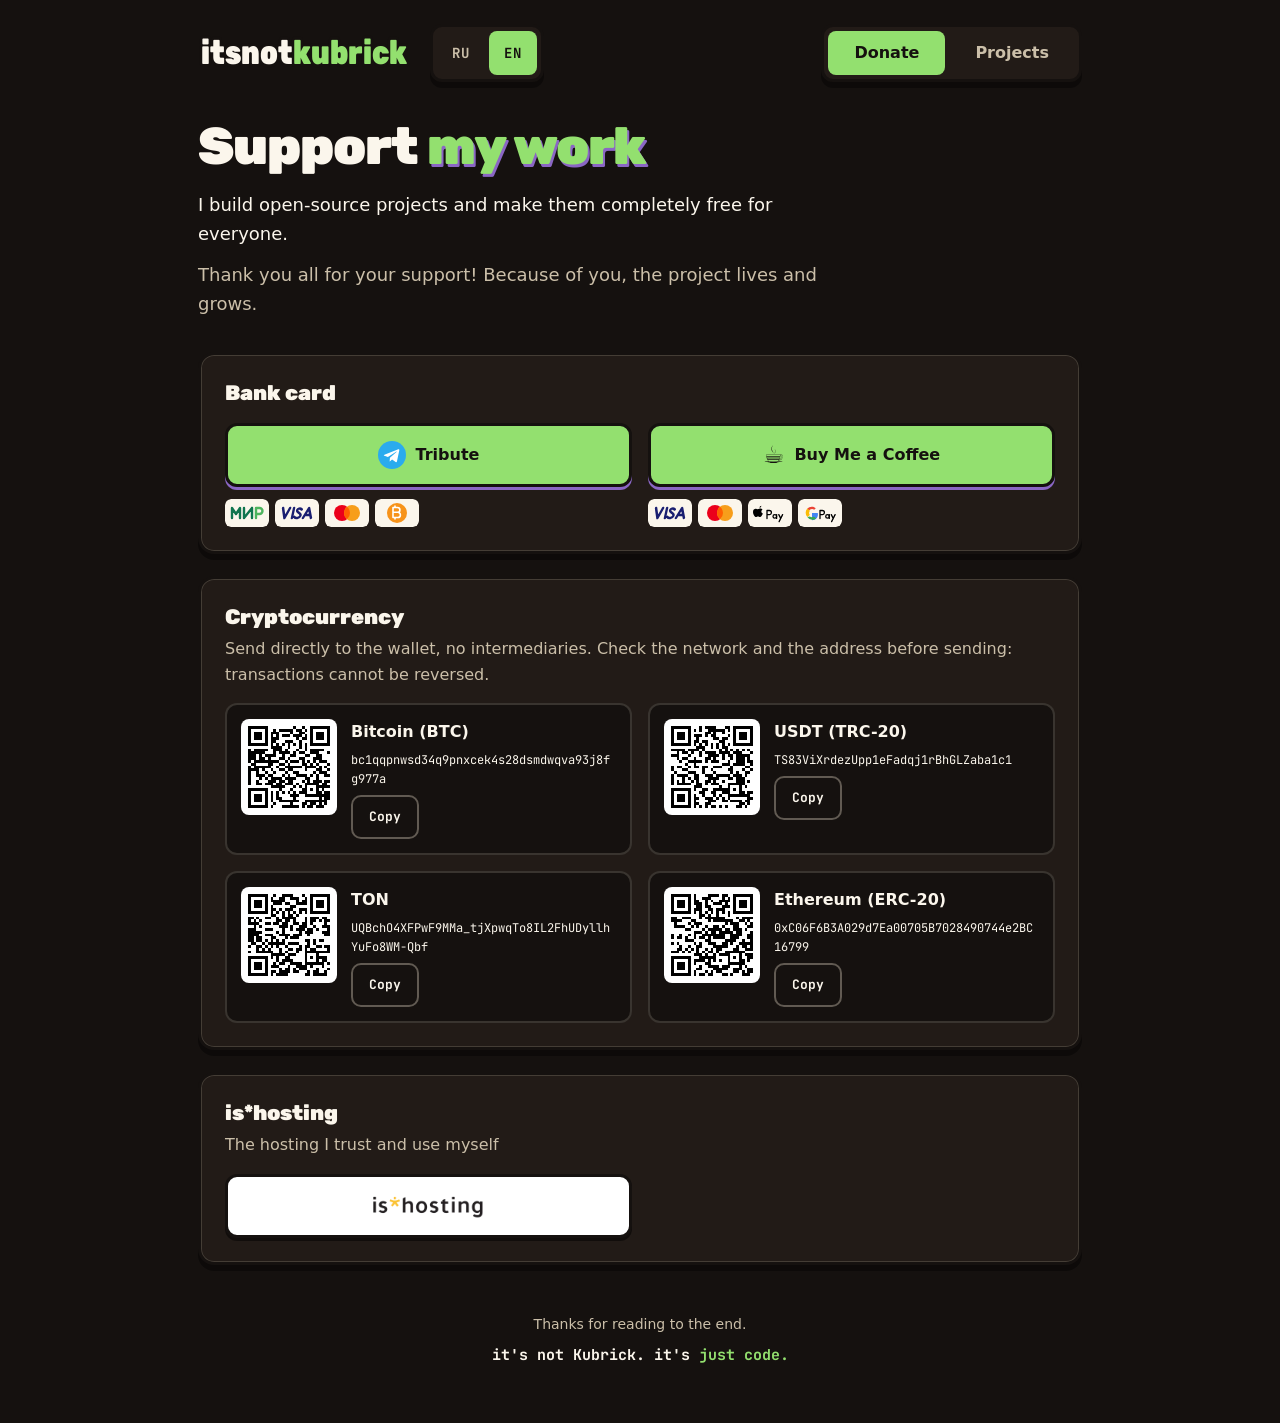
<file: docs/index.html>
<!DOCTYPE html>
<html lang="ru">
<head>
<meta charset="utf-8">
<meta name="viewport" content="width=device-width, initial-scale=1">
<meta name="referrer" content="no-referrer">
<meta http-equiv="Content-Security-Policy" content="default-src 'none'; img-src 'self' data:; font-src 'self'; style-src 'unsafe-inline'; script-src 'unsafe-inline'; base-uri 'none'; form-action 'none'">
<title>Поддержать проекты · itsnotkubrick</title>
<meta name="description" content="Поддержите мои бесплатные открытые проекты.">
<meta name="color-scheme" content="dark">
<link rel="icon" href="data:,">
<style>
/* Шрифты: Rubik – логотип и заголовки, JetBrains Mono – слоган, адреса и ссылки */
@font-face{font-family:'JetBrains Mono';font-style:normal;font-weight:100 900;font-display:swap;src:url(fonts/JetBrainsMono-cyrillic.woff2) format('woff2');unicode-range:U+0301,U+0400-045F,U+0490-0491,U+04B0-04B1,U+2116}
@font-face{font-family:'JetBrains Mono';font-style:normal;font-weight:100 900;font-display:swap;src:url(fonts/JetBrainsMono-latin.woff2) format('woff2');unicode-range:U+0000-00FF,U+0131,U+0152-0153,U+02BB-02BC,U+02C6,U+02DA,U+02DC,U+0304,U+0308,U+0329,U+2000-206F,U+20AC,U+2122,U+2191,U+2193,U+2212,U+2215,U+FEFF,U+FFFD}
@font-face{font-family:'Rubik';font-style:normal;font-weight:300 900;font-display:swap;src:url(fonts/Rubik-cyrillic.woff2) format('woff2');unicode-range:U+0301,U+0400-045F,U+0490-0491,U+04B0-04B1,U+2116}
@font-face{font-family:'Rubik';font-style:normal;font-weight:300 900;font-display:swap;src:url(fonts/Rubik-latin.woff2) format('woff2');unicode-range:U+0000-00FF,U+0131,U+0152-0153,U+02BB-02BC,U+02C6,U+02DA,U+02DC,U+0304,U+0308,U+0329,U+2000-206F,U+20AC,U+2122,U+2191,U+2193,U+2212,U+2215,U+FEFF,U+FFFD}

:root{
  --ink:#15110f;--card:#221b17;--card2:#2c231e;--cream:#fbf6ec;--cream2:#f2e8d2;--mut:#cbbfa9;--slime:#93e06f;--purple:#8a66c4;
  --line:rgba(242,232,210,.16);--line2:rgba(242,232,210,.34);
  --mono:'JetBrains Mono',ui-monospace,SFMono-Regular,Menlo,Consolas,monospace;
  --head:Rubik,system-ui,-apple-system,'Segoe UI',Roboto,Arial,sans-serif;
  --sans:system-ui,-apple-system,'Segoe UI',Roboto,'Helvetica Neue',Arial,sans-serif;
  --shadow:0 6px 0 rgba(0,0,0,.4)
}
*{box-sizing:border-box}
html{color-scheme:dark;scrollbar-color:#3a2f28 var(--ink)}
body{margin:0;min-height:100vh;color:var(--cream);font:16px/1.6 var(--sans);background:var(--ink)}
a{color:inherit}
:focus-visible{outline:3px solid var(--slime);outline-offset:3px;border-radius:8px}
.wrap{max-width:920px;margin:0 auto;padding:18px 18px 56px}

/* шапка */
header{display:flex;align-items:center;justify-content:space-between;gap:12px 20px;flex-wrap:wrap;padding:6px 0 36px}
.logo{display:block;flex:0 0 auto;line-height:0;text-decoration:none}
.logo svg{display:block;width:212px;max-width:100%;height:auto;overflow:visible}
.logo text{font-family:Rubik,var(--sans);font-weight:900;font-size:34px;fill:var(--cream);stroke:var(--ink);stroke-width:6px;stroke-linejoin:round;paint-order:stroke fill}
.logo .s{fill:var(--slime)}
.tabs,.lang{display:flex;gap:4px;padding:4px;background:var(--card);border:3px solid var(--ink);border-radius:12px;box-shadow:var(--shadow)}
.tabs{order:3;flex:1 1 100%}
.tabs button,.lang button{min-height:44px;border:0;border-radius:8px;background:transparent;color:var(--mut);font:inherit;font-weight:700;cursor:pointer;transition:background .2s,color .2s}
.tabs button{flex:1;padding:8px 18px}
.lang button{min-width:48px;padding:6px 12px;font-family:var(--mono);font-size:14px;letter-spacing:.04em}
.tabs button:hover,.lang button:hover{color:var(--cream);background:var(--card2)}
.tabs button[aria-selected=true],.lang button[aria-pressed=true]{background:var(--slime);color:var(--ink)}
@media (min-width:700px){.tabs{order:0;flex:0 0 auto;margin-left:auto}.tabs button{padding:8px 26px}}

/* текст */
h1{margin:0 0 16px;font:900 clamp(32px,6vw,52px)/1.1 var(--head);letter-spacing:-.02em}
h1 .g{color:var(--slime);text-shadow:2px 3px 0 var(--purple)}
h2{margin:0 0 6px;font:900 21px/1.3 var(--head)}
h3{margin:0;font:900 19px/1.3 var(--head)}
p{margin:0 0 12px;color:var(--mut)}
.lead{max-width:640px;margin-bottom:34px}
.lead p{font-size:18px;color:var(--cream)}
.lead p+p{color:var(--mut)}
.panel+.panel{margin-top:44px}
.stack{display:grid;gap:22px}

/* плашки */
.card{background:var(--card);border:3px solid var(--ink);border-radius:16px;padding:24px;box-shadow:var(--shadow),inset 0 0 0 1px var(--line)}
.card>p{margin-bottom:0}
.pay{display:grid;grid-template-columns:repeat(2,minmax(0,1fr));gap:16px;margin-top:16px}
.pi{min-width:0}
.cards{display:flex;flex-wrap:wrap;gap:6px;margin-top:12px}
.cards svg{display:block;flex:0 0 auto;width:44px;height:28px;border-radius:6px}
.sr{position:absolute;width:1px;height:1px;margin:-1px;padding:0;overflow:hidden;clip:rect(0 0 0 0);white-space:nowrap;border:0}
.btn{position:relative;display:flex;align-items:center;justify-content:center;gap:10px;width:100%;height:64px;min-height:44px;padding:8px 14px;border-radius:12px;text-decoration:none;text-align:center;font-weight:700;color:var(--ink);background:var(--slime);border:3px solid var(--ink);box-shadow:0 3px 0 var(--purple);transition:transform .2s,box-shadow .2s,filter .2s}
.btn:hover{transform:translateY(-2px);filter:brightness(1.06);box-shadow:0 5px 0 var(--purple)}
.btn:active{transform:translateY(0);box-shadow:0 3px 0 var(--purple)}
.btn b{font-size:16px;line-height:1.2;font-weight:700}
.btn .ico{flex:0 0 auto;font-size:24px;line-height:1}
.btn.hostlink{background:#fff;padding:6px 14px;box-shadow:0 3px 0 rgba(0,0,0,.5)}
.btn.hostlink:hover{box-shadow:0 5px 0 rgba(0,0,0,.5)}
.hostlink img{display:block;max-width:100%;max-height:100%;width:auto;height:auto;object-fit:contain}
.btn.ghost{height:auto;padding:10px 18px;background:transparent;color:var(--cream);border-color:var(--line2);box-shadow:none;width:auto;align-self:flex-start;font-family:var(--mono)}
.btn.ghost:hover{background:var(--card2);border-color:var(--slime);box-shadow:none}

/* крипта */
.wallets{display:grid;grid-template-columns:repeat(auto-fit,minmax(min(100%,340px),1fr));gap:16px;margin-top:16px}
.wallet{display:flex;gap:14px;align-items:flex-start;background:var(--ink);border:2px solid var(--line);border-radius:12px;padding:14px}
.qrbox{flex:0 0 96px;background:#fff;border-radius:8px;padding:4px;line-height:0}
.qr{width:88px;height:88px;display:block}
.wi{min-width:0;display:flex;flex-direction:column;gap:6px}
.wi code{font-family:var(--mono);font-size:12px;overflow-wrap:anywhere;color:var(--cream)}
.cp{align-self:flex-start;min-height:44px;padding:6px 16px;border:2px solid var(--line2);border-radius:10px;background:transparent;color:var(--cream);font:inherit;font-family:var(--mono);font-size:13px;font-weight:700;cursor:pointer;transition:background .2s,border-color .2s}
.cp:hover{background:var(--card2);border-color:var(--slime)}

/* проекты */
.plist{list-style:none;margin:16px 0 0;padding:0;display:grid;gap:20px;grid-template-columns:repeat(auto-fill,minmax(280px,1fr))}
.proj{display:flex;flex-direction:column;gap:10px}
.proj p{margin:0;flex:1}

footer{text-align:center;color:var(--mut);font-size:14px;margin-top:48px}
.tag{font-family:var(--mono);font-weight:700;font-size:15px;color:var(--cream);margin-top:8px}
.tag span{color:var(--slime)}
[hidden]{display:none!important}
@media (max-width:560px){.wrap{padding:14px 14px 40px}.card{padding:18px}.lead p{font-size:17px}.btn b{font-size:15px}}
@media (max-width:420px){header{gap:12px 10px}.logo svg{width:186px}}
@media (max-width:330px){.pay{grid-template-columns:1fr}}
@media (prefers-reduced-motion:reduce){*,*:before,*:after{transition:none!important;animation:none!important;scroll-behavior:auto!important}.btn:hover{transform:none}}
@media (prefers-contrast:more){:root{--line:rgba(242,232,210,.4);--line2:rgba(242,232,210,.7);--mut:#e6dcc6}}
@media print{body{background:#fff!important;color:#000}.card,.wallet{background:#fff;border-color:#999;box-shadow:none}h1 .g{color:#000;text-shadow:none}h1,h2,h3,p,.lead p,footer,.tag,.tag span,.wi code{color:#000}.tabs,.lang{display:none}.logo text{fill:#000;stroke:none}.btn{border:1px solid #000;background:#fff;color:#000;box-shadow:none}}
</style>
</head>
<body>
<div class="wrap">
<header>
  <a class="logo" href="#" aria-label="itsnotkubrick"><svg viewBox="0 0 212 40" role="img" aria-label="itsnotkubrick"><text x="3" y="31" textLength="206" lengthAdjust="spacingAndGlyphs">itsnot<tspan class="s">kubrick</tspan></text></svg></a>
  <div class="lang" role="group" aria-label="Language"><button type="button" data-lang="ru" aria-pressed="true">RU</button><button type="button" data-lang="en" aria-pressed="false">EN</button></div>
  <div class="tabs" role="tablist" aria-label="Section" hidden>
    <button type="button" role="tab" id="tab-donate" data-tab="donate" aria-controls="panel-donate" aria-selected="true" tabindex="0" data-i18n="tab_donate">Донат</button>
    <button type="button" role="tab" id="tab-projects" data-tab="projects" aria-controls="panel-projects" aria-selected="false" tabindex="-1" data-i18n="tab_projects">Проекты</button>
  </div>
</header>

<main>
  <div class="panel" id="panel-donate" role="tabpanel" aria-labelledby="tab-donate">
    <div class="lead">
      <h1><span data-i18n="title">Поддержать</span> <span class="g" data-i18n="title_g">проекты</span></h1>
      <p data-i18n="p1">Я разрабатываю open-source проекты и делаю их абсолютно бесплатными для всех.</p>
      <p data-i18n="p2">Спасибо каждому за поддержку! Благодаря вам проект живёт и развивается.</p>
    </div>

    <div class="stack">
      <section class="card" id="slot-methods">
        <h2 data-i18n="pay_h">Банковская карта</h2>
        <div class="pay">
          <div class="pi">
            <a class="btn" href="https://t.me/tribute/app?startapp=g6za" target="_blank" rel="noopener noreferrer"><svg class="ico" viewBox="0 0 24 24" width="28" height="28" aria-hidden="true" focusable="false"><circle cx="12" cy="12" r="12" fill="#2aabee"/><path fill="#fff" d="M5.5 11.7l11.9-4.6c.55-.2 1 .13.83.95l-2 9.5c-.15.67-.55.83-1.1.52l-3.05-2.25-1.47 1.42c-.16.16-.3.3-.62.3l.22-3.1 5.65-5.1c.25-.22-.05-.34-.38-.13l-6.98 4.4-3-.94c-.65-.2-.66-.65.14-.97z"/></svg><b>Tribute</b><span class="sr" data-i18n="ext">Откроется внешний сайт</span></a>
            <div class="cards" role="img" data-i18n-label="l_tribute" aria-label="МИР, Visa, Mastercard, crypto"><svg viewBox="0 0 44 28" width="44" height="28" aria-hidden="true" focusable="false"><rect width="44" height="28" rx="6" fill="#FBF6EC"/><g fill="none" stroke-width="2.4" stroke-linecap="round" stroke-linejoin="round"><path stroke="#0F754E" d="M7 19V9l4 6 4-6v10M19 9v10M27 9v10M19 19l8-10"/><path stroke="#4DB45E" d="M31 19V9h3.5a3 3 0 0 1 0 6H31"/></g></svg><svg viewBox="0 0 44 28" width="44" height="28" aria-hidden="true" focusable="false"><rect width="44" height="28" rx="6" fill="#FBF6EC"/><g fill="none" stroke="#1A1F71" stroke-width="2.4" stroke-linecap="round" stroke-linejoin="round" transform="translate(22 14) skewX(-12) translate(-22 -14)"><path d="M7 9l3.5 10L14 9M18 9v10M26 10.5c-2.5-2-5.5-.5-4 1.8 1 1.5 4.5 2 4 4.5-.5 2.500-4 3-6 1M29 19l4-10 4 10M30.5 16h5"/></g></svg><svg viewBox="0 0 44 28" width="44" height="28" aria-hidden="true" focusable="false"><rect width="44" height="28" rx="6" fill="#FBF6EC"/><circle cx="17" cy="14" r="8" fill="#EB001B"/><circle cx="27" cy="14" r="8" fill="#F79E1B"/><path fill="#FF5F00" d="M22 7.76A8 8 0 0 1 22 20.24 8 8 0 0 1 22 7.76z"/></svg><svg viewBox="0 0 44 28" width="44" height="28" aria-hidden="true" focusable="false"><rect width="44" height="28" rx="6" fill="#FBF6EC"/><circle cx="22" cy="14" r="10" fill="#F7931A"/><path fill="none" stroke="#fff" stroke-width="1.6" stroke-linecap="round" stroke-linejoin="round" d="M18 8.5h4.5a2.4 2.4 0 0 1 0 4.8H18m4.8 0a2.6 2.6 0 0 1 0 5.2H18M18 8.5v10M20 7v1.5M20 18.5V20"/></svg></div>
          </div>
          <div class="pi">
            <a class="btn" href="https://buymeacoffee.com/itsnotkubrick" target="_blank" rel="noopener noreferrer"><span class="ico" aria-hidden="true">☕</span><b>Buy Me a Coffee</b><span class="sr" data-i18n="ext">Откроется внешний сайт</span></a>
            <div class="cards" role="img" data-i18n-label="l_bmc" aria-label="Visa, Mastercard, Apple Pay, Google Pay"><svg viewBox="0 0 44 28" width="44" height="28" aria-hidden="true" focusable="false"><rect width="44" height="28" rx="6" fill="#FBF6EC"/><g fill="none" stroke="#1A1F71" stroke-width="2.4" stroke-linecap="round" stroke-linejoin="round" transform="translate(22 14) skewX(-12) translate(-22 -14)"><path d="M7 9l3.5 10L14 9M18 9v10M26 10.5c-2.5-2-5.5-.5-4 1.8 1 1.5 4.5 2 4 4.5-.5 2.500-4 3-6 1M29 19l4-10 4 10M30.5 16h5"/></g></svg><svg viewBox="0 0 44 28" width="44" height="28" aria-hidden="true" focusable="false"><rect width="44" height="28" rx="6" fill="#FBF6EC"/><circle cx="17" cy="14" r="8" fill="#EB001B"/><circle cx="27" cy="14" r="8" fill="#F79E1B"/><path fill="#FF5F00" d="M22 7.76A8 8 0 0 1 22 20.24 8 8 0 0 1 22 7.76z"/></svg><svg viewBox="0 0 44 28" width="44" height="28" aria-hidden="true" focusable="false"><rect width="44" height="28" rx="6" fill="#FBF6EC"/><path fill="#000" d="M11.2 9.800c1-.7 2.600-.4 3.300.6-1.700 1-1.500 3.400.3 4.100-.5 1.400-1.500 3.500-2.800 3.500-.8 0-1.100-.5-2-.5s-1.300.5-2 .5c-1.400 0-3-2.700-3-5 0-2 1.300-3.200 2.800-3.200.9 0 1.600.5 2 .5s.8-.3 1.400-.5z"/><path fill="#000" d="M11.500 8.800c0-1 .8-1.900 1.800-2 0 1-.7 2-1.800 2z"/><g fill="none" stroke="#000" stroke-width="1.300" stroke-linecap="round" stroke-linejoin="round"><path d="M19 19.500v-8h2.300a2.100 2.100 0 0 1 0 4.200H19"/><circle cx="26.800" cy="17.400" r="1.800"/><path d="M28.600 15.600v3.800"/><path d="M30.800 15.600l1.900 3.800M34.600 15.600l-3.500 7"/></g></svg><svg viewBox="0 0 44 28" width="44" height="28" aria-hidden="true" focusable="false"><rect width="44" height="28" rx="6" fill="#FBF6EC"/><path fill="#4285F4" d="M14 14.100h5.800c.1.500.1.900.1 1.400 0 3.300-2.200 5.700-5.900 5.700"/><path fill="#EA4335" d="M9.300 9.500A6.300 6.300 0 0 1 14 7.700c1.600 0 2.800.6 3.800 1.500l-1.600 1.600A3.500 3.500 0 0 0 14 10c-1.300 0-2.400.7-3 1.800z"/><path fill="#FBBC05" d="M9.300 9.500A6.300 6.300 0 0 0 9.300 18l2.500-1.900a3.700 3.700 0 0 1 0-4.300z"/><path fill="#34A853" d="M9.300 18A6.400 6.400 0 0 0 14 20.800c1.700 0 3.100-.5 4.200-1.500l-2.400-1.800c-.6.400-1.100.7-1.800.7a3.600 3.600 0 0 1-2.200-.8z"/><g fill="none" stroke="#000" stroke-width="1.300" stroke-linecap="round" stroke-linejoin="round"><path d="M22 19.500v-8h2.300a2.100 2.100 0 0 1 0 4.200H22"/><circle cx="29.500" cy="17.400" r="1.800"/><path d="M31.300 15.600v3.800"/><path d="M33.300 15.600l1.900 3.800M37.100 15.600l-3.500 7"/></g></svg></div>
          </div>
        </div>
      </section>

      <section class="card">
        <h2 data-i18n="crypto">Криптовалюта</h2>
        <p data-i18n="crypto_p">Переводы напрямую на кошелёк, без посредников. Проверьте сеть и адрес перед отправкой: транзакции необратимы.</p>
        <div class="wallets">
<div class="wallet"><div class="qrbox"><svg class="qr" viewBox="0 0 31 31" role="img" aria-label="QR" shape-rendering="crispEdges"><rect width="31" height="31" fill="#fff"/><path d="M1 1h1v1h-1zM2 1h1v1h-1zM3 1h1v1h-1zM4 1h1v1h-1zM5 1h1v1h-1zM6 1h1v1h-1zM7 1h1v1h-1zM17 1h1v1h-1zM20 1h1v1h-1zM23 1h1v1h-1zM24 1h1v1h-1zM25 1h1v1h-1zM26 1h1v1h-1zM27 1h1v1h-1zM28 1h1v1h-1zM29 1h1v1h-1zM1 2h1v1h-1zM7 2h1v1h-1zM10 2h1v1h-1zM12 2h1v1h-1zM13 2h1v1h-1zM14 2h1v1h-1zM15 2h1v1h-1zM16 2h1v1h-1zM18 2h1v1h-1zM19 2h1v1h-1zM21 2h1v1h-1zM23 2h1v1h-1zM29 2h1v1h-1zM1 3h1v1h-1zM3 3h1v1h-1zM4 3h1v1h-1zM5 3h1v1h-1zM7 3h1v1h-1zM9 3h1v1h-1zM10 3h1v1h-1zM11 3h1v1h-1zM16 3h1v1h-1zM19 3h1v1h-1zM20 3h1v1h-1zM23 3h1v1h-1zM25 3h1v1h-1zM26 3h1v1h-1zM27 3h1v1h-1zM29 3h1v1h-1zM1 4h1v1h-1zM3 4h1v1h-1zM4 4h1v1h-1zM5 4h1v1h-1zM7 4h1v1h-1zM9 4h1v1h-1zM11 4h1v1h-1zM13 4h1v1h-1zM14 4h1v1h-1zM15 4h1v1h-1zM17 4h1v1h-1zM18 4h1v1h-1zM19 4h1v1h-1zM21 4h1v1h-1zM23 4h1v1h-1zM25 4h1v1h-1zM26 4h1v1h-1zM27 4h1v1h-1zM29 4h1v1h-1zM1 5h1v1h-1zM3 5h1v1h-1zM4 5h1v1h-1zM5 5h1v1h-1zM7 5h1v1h-1zM9 5h1v1h-1zM10 5h1v1h-1zM11 5h1v1h-1zM18 5h1v1h-1zM20 5h1v1h-1zM21 5h1v1h-1zM23 5h1v1h-1zM25 5h1v1h-1zM26 5h1v1h-1zM27 5h1v1h-1zM29 5h1v1h-1zM1 6h1v1h-1zM7 6h1v1h-1zM9 6h1v1h-1zM10 6h1v1h-1zM14 6h1v1h-1zM15 6h1v1h-1zM16 6h1v1h-1zM19 6h1v1h-1zM23 6h1v1h-1zM29 6h1v1h-1zM1 7h1v1h-1zM2 7h1v1h-1zM3 7h1v1h-1zM4 7h1v1h-1zM5 7h1v1h-1zM6 7h1v1h-1zM7 7h1v1h-1zM9 7h1v1h-1zM11 7h1v1h-1zM13 7h1v1h-1zM15 7h1v1h-1zM17 7h1v1h-1zM19 7h1v1h-1zM21 7h1v1h-1zM23 7h1v1h-1zM24 7h1v1h-1zM25 7h1v1h-1zM26 7h1v1h-1zM27 7h1v1h-1zM28 7h1v1h-1zM29 7h1v1h-1zM9 8h1v1h-1zM10 8h1v1h-1zM11 8h1v1h-1zM12 8h1v1h-1zM15 8h1v1h-1zM19 8h1v1h-1zM21 8h1v1h-1zM1 9h1v1h-1zM3 9h1v1h-1zM4 9h1v1h-1zM5 9h1v1h-1zM6 9h1v1h-1zM7 9h1v1h-1zM10 9h1v1h-1zM11 9h1v1h-1zM12 9h1v1h-1zM14 9h1v1h-1zM18 9h1v1h-1zM21 9h1v1h-1zM23 9h1v1h-1zM24 9h1v1h-1zM25 9h1v1h-1zM26 9h1v1h-1zM27 9h1v1h-1zM1 10h1v1h-1zM2 10h1v1h-1zM3 10h1v1h-1zM4 10h1v1h-1zM5 10h1v1h-1zM6 10h1v1h-1zM10 10h1v1h-1zM12 10h1v1h-1zM13 10h1v1h-1zM14 10h1v1h-1zM15 10h1v1h-1zM17 10h1v1h-1zM19 10h1v1h-1zM20 10h1v1h-1zM23 10h1v1h-1zM24 10h1v1h-1zM25 10h1v1h-1zM29 10h1v1h-1zM1 11h1v1h-1zM2 11h1v1h-1zM3 11h1v1h-1zM5 11h1v1h-1zM7 11h1v1h-1zM8 11h1v1h-1zM9 11h1v1h-1zM10 11h1v1h-1zM13 11h1v1h-1zM16 11h1v1h-1zM17 11h1v1h-1zM21 11h1v1h-1zM22 11h1v1h-1zM25 11h1v1h-1zM26 11h1v1h-1zM1 12h1v1h-1zM2 12h1v1h-1zM3 12h1v1h-1zM5 12h1v1h-1zM6 12h1v1h-1zM8 12h1v1h-1zM12 12h1v1h-1zM13 12h1v1h-1zM15 12h1v1h-1zM19 12h1v1h-1zM20 12h1v1h-1zM24 12h1v1h-1zM25 12h1v1h-1zM26 12h1v1h-1zM1 13h1v1h-1zM3 13h1v1h-1zM4 13h1v1h-1zM5 13h1v1h-1zM6 13h1v1h-1zM7 13h1v1h-1zM8 13h1v1h-1zM9 13h1v1h-1zM10 13h1v1h-1zM11 13h1v1h-1zM14 13h1v1h-1zM16 13h1v1h-1zM17 13h1v1h-1zM18 13h1v1h-1zM20 13h1v1h-1zM22 13h1v1h-1zM24 13h1v1h-1zM26 13h1v1h-1zM27 13h1v1h-1zM28 13h1v1h-1zM2 14h1v1h-1zM3 14h1v1h-1zM8 14h1v1h-1zM9 14h1v1h-1zM12 14h1v1h-1zM13 14h1v1h-1zM15 14h1v1h-1zM20 14h1v1h-1zM21 14h1v1h-1zM23 14h1v1h-1zM25 14h1v1h-1zM29 14h1v1h-1zM1 15h1v1h-1zM3 15h1v1h-1zM4 15h1v1h-1zM5 15h1v1h-1zM6 15h1v1h-1zM7 15h1v1h-1zM8 15h1v1h-1zM11 15h1v1h-1zM14 15h1v1h-1zM15 15h1v1h-1zM16 15h1v1h-1zM17 15h1v1h-1zM18 15h1v1h-1zM19 15h1v1h-1zM21 15h1v1h-1zM22 15h1v1h-1zM23 15h1v1h-1zM24 15h1v1h-1zM26 15h1v1h-1zM28 15h1v1h-1zM1 16h1v1h-1zM2 16h1v1h-1zM3 16h1v1h-1zM4 16h1v1h-1zM6 16h1v1h-1zM9 16h1v1h-1zM12 16h1v1h-1zM13 16h1v1h-1zM15 16h1v1h-1zM16 16h1v1h-1zM21 16h1v1h-1zM25 16h1v1h-1zM26 16h1v1h-1zM29 16h1v1h-1zM1 17h1v1h-1zM4 17h1v1h-1zM7 17h1v1h-1zM10 17h1v1h-1zM14 17h1v1h-1zM17 17h1v1h-1zM18 17h1v1h-1zM24 17h1v1h-1zM26 17h1v1h-1zM27 17h1v1h-1zM28 17h1v1h-1zM1 18h1v1h-1zM4 18h1v1h-1zM5 18h1v1h-1zM6 18h1v1h-1zM8 18h1v1h-1zM9 18h1v1h-1zM13 18h1v1h-1zM15 18h1v1h-1zM18 18h1v1h-1zM19 18h1v1h-1zM20 18h1v1h-1zM21 18h1v1h-1zM23 18h1v1h-1zM25 18h1v1h-1zM28 18h1v1h-1zM29 18h1v1h-1zM1 19h1v1h-1zM5 19h1v1h-1zM7 19h1v1h-1zM9 19h1v1h-1zM10 19h1v1h-1zM11 19h1v1h-1zM12 19h1v1h-1zM14 19h1v1h-1zM15 19h1v1h-1zM16 19h1v1h-1zM17 19h1v1h-1zM21 19h1v1h-1zM22 19h1v1h-1zM25 19h1v1h-1zM1 20h1v1h-1zM4 20h1v1h-1zM8 20h1v1h-1zM9 20h1v1h-1zM10 20h1v1h-1zM12 20h1v1h-1zM13 20h1v1h-1zM15 20h1v1h-1zM16 20h1v1h-1zM20 20h1v1h-1zM22 20h1v1h-1zM24 20h1v1h-1zM25 20h1v1h-1zM26 20h1v1h-1zM28 20h1v1h-1zM29 20h1v1h-1zM1 21h1v1h-1zM4 21h1v1h-1zM5 21h1v1h-1zM7 21h1v1h-1zM8 21h1v1h-1zM9 21h1v1h-1zM11 21h1v1h-1zM12 21h1v1h-1zM14 21h1v1h-1zM15 21h1v1h-1zM16 21h1v1h-1zM18 21h1v1h-1zM21 21h1v1h-1zM22 21h1v1h-1zM23 21h1v1h-1zM24 21h1v1h-1zM25 21h1v1h-1zM27 21h1v1h-1zM28 21h1v1h-1zM9 22h1v1h-1zM10 22h1v1h-1zM11 22h1v1h-1zM12 22h1v1h-1zM13 22h1v1h-1zM17 22h1v1h-1zM19 22h1v1h-1zM21 22h1v1h-1zM25 22h1v1h-1zM26 22h1v1h-1zM27 22h1v1h-1zM28 22h1v1h-1zM29 22h1v1h-1zM1 23h1v1h-1zM2 23h1v1h-1zM3 23h1v1h-1zM4 23h1v1h-1zM5 23h1v1h-1zM6 23h1v1h-1zM7 23h1v1h-1zM12 23h1v1h-1zM16 23h1v1h-1zM20 23h1v1h-1zM21 23h1v1h-1zM23 23h1v1h-1zM25 23h1v1h-1zM27 23h1v1h-1zM1 24h1v1h-1zM7 24h1v1h-1zM9 24h1v1h-1zM11 24h1v1h-1zM13 24h1v1h-1zM15 24h1v1h-1zM17 24h1v1h-1zM19 24h1v1h-1zM20 24h1v1h-1zM21 24h1v1h-1zM25 24h1v1h-1zM26 24h1v1h-1zM28 24h1v1h-1zM29 24h1v1h-1zM1 25h1v1h-1zM3 25h1v1h-1zM4 25h1v1h-1zM5 25h1v1h-1zM7 25h1v1h-1zM9 25h1v1h-1zM11 25h1v1h-1zM16 25h1v1h-1zM17 25h1v1h-1zM18 25h1v1h-1zM21 25h1v1h-1zM22 25h1v1h-1zM23 25h1v1h-1zM24 25h1v1h-1zM25 25h1v1h-1zM26 25h1v1h-1zM27 25h1v1h-1zM28 25h1v1h-1zM29 25h1v1h-1zM1 26h1v1h-1zM3 26h1v1h-1zM4 26h1v1h-1zM5 26h1v1h-1zM7 26h1v1h-1zM9 26h1v1h-1zM11 26h1v1h-1zM12 26h1v1h-1zM17 26h1v1h-1zM26 26h1v1h-1zM28 26h1v1h-1zM29 26h1v1h-1zM1 27h1v1h-1zM3 27h1v1h-1zM4 27h1v1h-1zM5 27h1v1h-1zM7 27h1v1h-1zM9 27h1v1h-1zM12 27h1v1h-1zM13 27h1v1h-1zM14 27h1v1h-1zM15 27h1v1h-1zM16 27h1v1h-1zM17 27h1v1h-1zM18 27h1v1h-1zM21 27h1v1h-1zM22 27h1v1h-1zM23 27h1v1h-1zM24 27h1v1h-1zM25 27h1v1h-1zM26 27h1v1h-1zM27 27h1v1h-1zM28 27h1v1h-1zM1 28h1v1h-1zM7 28h1v1h-1zM10 28h1v1h-1zM16 28h1v1h-1zM20 28h1v1h-1zM21 28h1v1h-1zM23 28h1v1h-1zM24 28h1v1h-1zM26 28h1v1h-1zM28 28h1v1h-1zM1 29h1v1h-1zM2 29h1v1h-1zM3 29h1v1h-1zM4 29h1v1h-1zM5 29h1v1h-1zM6 29h1v1h-1zM7 29h1v1h-1zM9 29h1v1h-1zM13 29h1v1h-1zM14 29h1v1h-1zM15 29h1v1h-1zM16 29h1v1h-1zM17 29h1v1h-1zM18 29h1v1h-1zM20 29h1v1h-1zM22 29h1v1h-1zM23 29h1v1h-1zM25 29h1v1h-1zM26 29h1v1h-1zM27 29h1v1h-1z"/></svg></div><div class="wi"><b>Bitcoin (BTC)</b><code>bc1qqpnwsd34q9pnxcek4s28dsmdwqva93j8fg977a</code><button type="button" class="cp" data-copy="bc1qqpnwsd34q9pnxcek4s28dsmdwqva93j8fg977a" data-i18n="copy">Копировать</button></div></div>
<div class="wallet"><div class="qrbox"><svg class="qr" viewBox="0 0 31 31" role="img" aria-label="QR" shape-rendering="crispEdges"><rect width="31" height="31" fill="#fff"/><path d="M1 1h1v1h-1zM2 1h1v1h-1zM3 1h1v1h-1zM4 1h1v1h-1zM5 1h1v1h-1zM6 1h1v1h-1zM7 1h1v1h-1zM11 1h1v1h-1zM13 1h1v1h-1zM14 1h1v1h-1zM15 1h1v1h-1zM16 1h1v1h-1zM20 1h1v1h-1zM21 1h1v1h-1zM23 1h1v1h-1zM24 1h1v1h-1zM25 1h1v1h-1zM26 1h1v1h-1zM27 1h1v1h-1zM28 1h1v1h-1zM29 1h1v1h-1zM1 2h1v1h-1zM7 2h1v1h-1zM9 2h1v1h-1zM11 2h1v1h-1zM14 2h1v1h-1zM15 2h1v1h-1zM16 2h1v1h-1zM17 2h1v1h-1zM18 2h1v1h-1zM19 2h1v1h-1zM21 2h1v1h-1zM23 2h1v1h-1zM29 2h1v1h-1zM1 3h1v1h-1zM3 3h1v1h-1zM4 3h1v1h-1zM5 3h1v1h-1zM7 3h1v1h-1zM13 3h1v1h-1zM14 3h1v1h-1zM16 3h1v1h-1zM19 3h1v1h-1zM23 3h1v1h-1zM25 3h1v1h-1zM26 3h1v1h-1zM27 3h1v1h-1zM29 3h1v1h-1zM1 4h1v1h-1zM3 4h1v1h-1zM4 4h1v1h-1zM5 4h1v1h-1zM7 4h1v1h-1zM9 4h1v1h-1zM10 4h1v1h-1zM11 4h1v1h-1zM13 4h1v1h-1zM15 4h1v1h-1zM16 4h1v1h-1zM21 4h1v1h-1zM23 4h1v1h-1zM25 4h1v1h-1zM26 4h1v1h-1zM27 4h1v1h-1zM29 4h1v1h-1zM1 5h1v1h-1zM3 5h1v1h-1zM4 5h1v1h-1zM5 5h1v1h-1zM7 5h1v1h-1zM10 5h1v1h-1zM16 5h1v1h-1zM17 5h1v1h-1zM19 5h1v1h-1zM20 5h1v1h-1zM23 5h1v1h-1zM25 5h1v1h-1zM26 5h1v1h-1zM27 5h1v1h-1zM29 5h1v1h-1zM1 6h1v1h-1zM7 6h1v1h-1zM9 6h1v1h-1zM10 6h1v1h-1zM12 6h1v1h-1zM13 6h1v1h-1zM18 6h1v1h-1zM19 6h1v1h-1zM23 6h1v1h-1zM29 6h1v1h-1zM1 7h1v1h-1zM2 7h1v1h-1zM3 7h1v1h-1zM4 7h1v1h-1zM5 7h1v1h-1zM6 7h1v1h-1zM7 7h1v1h-1zM9 7h1v1h-1zM11 7h1v1h-1zM13 7h1v1h-1zM15 7h1v1h-1zM17 7h1v1h-1zM19 7h1v1h-1zM21 7h1v1h-1zM23 7h1v1h-1zM24 7h1v1h-1zM25 7h1v1h-1zM26 7h1v1h-1zM27 7h1v1h-1zM28 7h1v1h-1zM29 7h1v1h-1zM10 8h1v1h-1zM11 8h1v1h-1zM12 8h1v1h-1zM15 8h1v1h-1zM17 8h1v1h-1zM19 8h1v1h-1zM20 8h1v1h-1zM1 9h1v1h-1zM2 9h1v1h-1zM3 9h1v1h-1zM4 9h1v1h-1zM5 9h1v1h-1zM7 9h1v1h-1zM8 9h1v1h-1zM9 9h1v1h-1zM10 9h1v1h-1zM12 9h1v1h-1zM18 9h1v1h-1zM20 9h1v1h-1zM22 9h1v1h-1zM24 9h1v1h-1zM26 9h1v1h-1zM28 9h1v1h-1zM3 10h1v1h-1zM5 10h1v1h-1zM6 10h1v1h-1zM8 10h1v1h-1zM11 10h1v1h-1zM13 10h1v1h-1zM14 10h1v1h-1zM15 10h1v1h-1zM16 10h1v1h-1zM18 10h1v1h-1zM19 10h1v1h-1zM20 10h1v1h-1zM21 10h1v1h-1zM23 10h1v1h-1zM24 10h1v1h-1zM25 10h1v1h-1zM29 10h1v1h-1zM1 11h1v1h-1zM2 11h1v1h-1zM3 11h1v1h-1zM7 11h1v1h-1zM11 11h1v1h-1zM14 11h1v1h-1zM15 11h1v1h-1zM16 11h1v1h-1zM17 11h1v1h-1zM19 11h1v1h-1zM21 11h1v1h-1zM22 11h1v1h-1zM24 11h1v1h-1zM25 11h1v1h-1zM26 11h1v1h-1zM27 11h1v1h-1zM28 11h1v1h-1zM3 12h1v1h-1zM5 12h1v1h-1zM6 12h1v1h-1zM9 12h1v1h-1zM13 12h1v1h-1zM14 12h1v1h-1zM16 12h1v1h-1zM19 12h1v1h-1zM22 12h1v1h-1zM24 12h1v1h-1zM25 12h1v1h-1zM26 12h1v1h-1zM28 12h1v1h-1zM4 13h1v1h-1zM7 13h1v1h-1zM8 13h1v1h-1zM9 13h1v1h-1zM10 13h1v1h-1zM11 13h1v1h-1zM13 13h1v1h-1zM15 13h1v1h-1zM16 13h1v1h-1zM17 13h1v1h-1zM21 13h1v1h-1zM24 13h1v1h-1zM25 13h1v1h-1zM26 13h1v1h-1zM28 13h1v1h-1zM29 13h1v1h-1zM6 14h1v1h-1zM9 14h1v1h-1zM19 14h1v1h-1zM20 14h1v1h-1zM21 14h1v1h-1zM23 14h1v1h-1zM24 14h1v1h-1zM25 14h1v1h-1zM26 14h1v1h-1zM29 14h1v1h-1zM1 15h1v1h-1zM3 15h1v1h-1zM4 15h1v1h-1zM7 15h1v1h-1zM9 15h1v1h-1zM10 15h1v1h-1zM12 15h1v1h-1zM13 15h1v1h-1zM16 15h1v1h-1zM17 15h1v1h-1zM18 15h1v1h-1zM22 15h1v1h-1zM27 15h1v1h-1zM28 15h1v1h-1zM1 16h1v1h-1zM5 16h1v1h-1zM6 16h1v1h-1zM12 16h1v1h-1zM15 16h1v1h-1zM21 16h1v1h-1zM22 16h1v1h-1zM26 16h1v1h-1zM29 16h1v1h-1zM2 17h1v1h-1zM7 17h1v1h-1zM8 17h1v1h-1zM9 17h1v1h-1zM12 17h1v1h-1zM16 17h1v1h-1zM22 17h1v1h-1zM24 17h1v1h-1zM27 17h1v1h-1zM28 17h1v1h-1zM1 18h1v1h-1zM3 18h1v1h-1zM4 18h1v1h-1zM5 18h1v1h-1zM6 18h1v1h-1zM9 18h1v1h-1zM10 18h1v1h-1zM13 18h1v1h-1zM14 18h1v1h-1zM15 18h1v1h-1zM17 18h1v1h-1zM18 18h1v1h-1zM19 18h1v1h-1zM20 18h1v1h-1zM21 18h1v1h-1zM23 18h1v1h-1zM24 18h1v1h-1zM25 18h1v1h-1zM27 18h1v1h-1zM1 19h1v1h-1zM5 19h1v1h-1zM7 19h1v1h-1zM9 19h1v1h-1zM10 19h1v1h-1zM14 19h1v1h-1zM15 19h1v1h-1zM16 19h1v1h-1zM17 19h1v1h-1zM21 19h1v1h-1zM22 19h1v1h-1zM24 19h1v1h-1zM25 19h1v1h-1zM26 19h1v1h-1zM1 20h1v1h-1zM3 20h1v1h-1zM5 20h1v1h-1zM8 20h1v1h-1zM10 20h1v1h-1zM13 20h1v1h-1zM14 20h1v1h-1zM16 20h1v1h-1zM19 20h1v1h-1zM24 20h1v1h-1zM25 20h1v1h-1zM26 20h1v1h-1zM28 20h1v1h-1zM1 21h1v1h-1zM3 21h1v1h-1zM4 21h1v1h-1zM5 21h1v1h-1zM6 21h1v1h-1zM7 21h1v1h-1zM10 21h1v1h-1zM11 21h1v1h-1zM13 21h1v1h-1zM15 21h1v1h-1zM16 21h1v1h-1zM17 21h1v1h-1zM21 21h1v1h-1zM22 21h1v1h-1zM23 21h1v1h-1zM24 21h1v1h-1zM25 21h1v1h-1zM26 21h1v1h-1zM9 22h1v1h-1zM10 22h1v1h-1zM11 22h1v1h-1zM18 22h1v1h-1zM21 22h1v1h-1zM25 22h1v1h-1zM27 22h1v1h-1zM1 23h1v1h-1zM2 23h1v1h-1zM3 23h1v1h-1zM4 23h1v1h-1zM5 23h1v1h-1zM6 23h1v1h-1zM7 23h1v1h-1zM9 23h1v1h-1zM12 23h1v1h-1zM13 23h1v1h-1zM16 23h1v1h-1zM17 23h1v1h-1zM18 23h1v1h-1zM19 23h1v1h-1zM20 23h1v1h-1zM21 23h1v1h-1zM23 23h1v1h-1zM25 23h1v1h-1zM1 24h1v1h-1zM7 24h1v1h-1zM11 24h1v1h-1zM12 24h1v1h-1zM15 24h1v1h-1zM16 24h1v1h-1zM19 24h1v1h-1zM20 24h1v1h-1zM21 24h1v1h-1zM25 24h1v1h-1zM26 24h1v1h-1zM28 24h1v1h-1zM29 24h1v1h-1zM1 25h1v1h-1zM3 25h1v1h-1zM4 25h1v1h-1zM5 25h1v1h-1zM7 25h1v1h-1zM9 25h1v1h-1zM12 25h1v1h-1zM16 25h1v1h-1zM18 25h1v1h-1zM21 25h1v1h-1zM22 25h1v1h-1zM23 25h1v1h-1zM24 25h1v1h-1zM25 25h1v1h-1zM26 25h1v1h-1zM27 25h1v1h-1zM28 25h1v1h-1zM1 26h1v1h-1zM3 26h1v1h-1zM4 26h1v1h-1zM5 26h1v1h-1zM7 26h1v1h-1zM9 26h1v1h-1zM10 26h1v1h-1zM13 26h1v1h-1zM14 26h1v1h-1zM15 26h1v1h-1zM17 26h1v1h-1zM19 26h1v1h-1zM21 26h1v1h-1zM28 26h1v1h-1zM29 26h1v1h-1zM1 27h1v1h-1zM3 27h1v1h-1zM4 27h1v1h-1zM5 27h1v1h-1zM7 27h1v1h-1zM9 27h1v1h-1zM14 27h1v1h-1zM15 27h1v1h-1zM16 27h1v1h-1zM19 27h1v1h-1zM20 27h1v1h-1zM22 27h1v1h-1zM23 27h1v1h-1zM24 27h1v1h-1zM25 27h1v1h-1zM27 27h1v1h-1zM28 27h1v1h-1zM1 28h1v1h-1zM7 28h1v1h-1zM9 28h1v1h-1zM10 28h1v1h-1zM13 28h1v1h-1zM14 28h1v1h-1zM25 28h1v1h-1zM26 28h1v1h-1zM28 28h1v1h-1zM1 29h1v1h-1zM2 29h1v1h-1zM3 29h1v1h-1zM4 29h1v1h-1zM5 29h1v1h-1zM6 29h1v1h-1zM7 29h1v1h-1zM9 29h1v1h-1zM11 29h1v1h-1zM13 29h1v1h-1zM15 29h1v1h-1zM16 29h1v1h-1zM18 29h1v1h-1zM20 29h1v1h-1zM24 29h1v1h-1zM25 29h1v1h-1zM27 29h1v1h-1z" fill="#000"/></svg></div><div class="wi"><b>USDT (TRC-20)</b><code>TS83ViXrdezUpp1eFadqj1rBhGLZaba1c1</code><button type="button" class="cp" data-copy="TS83ViXrdezUpp1eFadqj1rBhGLZaba1c1" data-i18n="copy">Копировать</button></div></div>
<div class="wallet"><div class="qrbox"><svg class="qr" viewBox="0 0 31 31" role="img" aria-label="QR" shape-rendering="crispEdges"><rect width="31" height="31" fill="#fff"/><path d="M1 1h1v1h-1zM2 1h1v1h-1zM3 1h1v1h-1zM4 1h1v1h-1zM5 1h1v1h-1zM6 1h1v1h-1zM7 1h1v1h-1zM10 1h1v1h-1zM13 1h1v1h-1zM14 1h1v1h-1zM15 1h1v1h-1zM16 1h1v1h-1zM20 1h1v1h-1zM23 1h1v1h-1zM24 1h1v1h-1zM25 1h1v1h-1zM26 1h1v1h-1zM27 1h1v1h-1zM28 1h1v1h-1zM29 1h1v1h-1zM1 2h1v1h-1zM7 2h1v1h-1zM9 2h1v1h-1zM12 2h1v1h-1zM13 2h1v1h-1zM16 2h1v1h-1zM17 2h1v1h-1zM18 2h1v1h-1zM21 2h1v1h-1zM23 2h1v1h-1zM29 2h1v1h-1zM1 3h1v1h-1zM3 3h1v1h-1zM4 3h1v1h-1zM5 3h1v1h-1zM7 3h1v1h-1zM9 3h1v1h-1zM10 3h1v1h-1zM11 3h1v1h-1zM12 3h1v1h-1zM13 3h1v1h-1zM18 3h1v1h-1zM20 3h1v1h-1zM21 3h1v1h-1zM23 3h1v1h-1zM25 3h1v1h-1zM26 3h1v1h-1zM27 3h1v1h-1zM29 3h1v1h-1zM1 4h1v1h-1zM3 4h1v1h-1zM4 4h1v1h-1zM5 4h1v1h-1zM7 4h1v1h-1zM10 4h1v1h-1zM11 4h1v1h-1zM12 4h1v1h-1zM14 4h1v1h-1zM15 4h1v1h-1zM18 4h1v1h-1zM19 4h1v1h-1zM20 4h1v1h-1zM21 4h1v1h-1zM23 4h1v1h-1zM25 4h1v1h-1zM26 4h1v1h-1zM27 4h1v1h-1zM29 4h1v1h-1zM1 5h1v1h-1zM3 5h1v1h-1zM4 5h1v1h-1zM5 5h1v1h-1zM7 5h1v1h-1zM9 5h1v1h-1zM16 5h1v1h-1zM17 5h1v1h-1zM23 5h1v1h-1zM25 5h1v1h-1zM26 5h1v1h-1zM27 5h1v1h-1zM29 5h1v1h-1zM1 6h1v1h-1zM7 6h1v1h-1zM9 6h1v1h-1zM10 6h1v1h-1zM12 6h1v1h-1zM14 6h1v1h-1zM15 6h1v1h-1zM16 6h1v1h-1zM19 6h1v1h-1zM20 6h1v1h-1zM21 6h1v1h-1zM23 6h1v1h-1zM29 6h1v1h-1zM1 7h1v1h-1zM2 7h1v1h-1zM3 7h1v1h-1zM4 7h1v1h-1zM5 7h1v1h-1zM6 7h1v1h-1zM7 7h1v1h-1zM9 7h1v1h-1zM11 7h1v1h-1zM13 7h1v1h-1zM15 7h1v1h-1zM17 7h1v1h-1zM19 7h1v1h-1zM21 7h1v1h-1zM23 7h1v1h-1zM24 7h1v1h-1zM25 7h1v1h-1zM26 7h1v1h-1zM27 7h1v1h-1zM28 7h1v1h-1zM29 7h1v1h-1zM9 8h1v1h-1zM10 8h1v1h-1zM13 8h1v1h-1zM15 8h1v1h-1zM16 8h1v1h-1zM18 8h1v1h-1zM1 9h1v1h-1zM2 9h1v1h-1zM4 9h1v1h-1zM7 9h1v1h-1zM8 9h1v1h-1zM11 9h1v1h-1zM13 9h1v1h-1zM14 9h1v1h-1zM15 9h1v1h-1zM16 9h1v1h-1zM17 9h1v1h-1zM21 9h1v1h-1zM23 9h1v1h-1zM24 9h1v1h-1zM25 9h1v1h-1zM27 9h1v1h-1zM28 9h1v1h-1zM1 10h1v1h-1zM3 10h1v1h-1zM5 10h1v1h-1zM11 10h1v1h-1zM12 10h1v1h-1zM14 10h1v1h-1zM15 10h1v1h-1zM17 10h1v1h-1zM21 10h1v1h-1zM23 10h1v1h-1zM24 10h1v1h-1zM26 10h1v1h-1zM28 10h1v1h-1zM29 10h1v1h-1zM1 11h1v1h-1zM2 11h1v1h-1zM3 11h1v1h-1zM4 11h1v1h-1zM7 11h1v1h-1zM8 11h1v1h-1zM10 11h1v1h-1zM11 11h1v1h-1zM13 11h1v1h-1zM14 11h1v1h-1zM17 11h1v1h-1zM18 11h1v1h-1zM20 11h1v1h-1zM21 11h1v1h-1zM23 11h1v1h-1zM28 11h1v1h-1zM3 12h1v1h-1zM5 12h1v1h-1zM12 12h1v1h-1zM13 12h1v1h-1zM14 12h1v1h-1zM16 12h1v1h-1zM19 12h1v1h-1zM20 12h1v1h-1zM21 12h1v1h-1zM24 12h1v1h-1zM27 12h1v1h-1zM28 12h1v1h-1zM29 12h1v1h-1zM1 13h1v1h-1zM2 13h1v1h-1zM3 13h1v1h-1zM7 13h1v1h-1zM8 13h1v1h-1zM9 13h1v1h-1zM13 13h1v1h-1zM16 13h1v1h-1zM18 13h1v1h-1zM19 13h1v1h-1zM20 13h1v1h-1zM22 13h1v1h-1zM23 13h1v1h-1zM25 13h1v1h-1zM29 13h1v1h-1zM1 14h1v1h-1zM2 14h1v1h-1zM3 14h1v1h-1zM4 14h1v1h-1zM5 14h1v1h-1zM11 14h1v1h-1zM13 14h1v1h-1zM19 14h1v1h-1zM21 14h1v1h-1zM22 14h1v1h-1zM23 14h1v1h-1zM27 14h1v1h-1zM28 14h1v1h-1zM29 14h1v1h-1zM1 15h1v1h-1zM2 15h1v1h-1zM3 15h1v1h-1zM4 15h1v1h-1zM7 15h1v1h-1zM8 15h1v1h-1zM9 15h1v1h-1zM12 15h1v1h-1zM13 15h1v1h-1zM14 15h1v1h-1zM15 15h1v1h-1zM17 15h1v1h-1zM18 15h1v1h-1zM19 15h1v1h-1zM22 15h1v1h-1zM28 15h1v1h-1zM29 15h1v1h-1zM1 16h1v1h-1zM2 16h1v1h-1zM4 16h1v1h-1zM5 16h1v1h-1zM9 16h1v1h-1zM10 16h1v1h-1zM14 16h1v1h-1zM16 16h1v1h-1zM17 16h1v1h-1zM18 16h1v1h-1zM1 17h1v1h-1zM2 17h1v1h-1zM4 17h1v1h-1zM5 17h1v1h-1zM7 17h1v1h-1zM9 17h1v1h-1zM11 17h1v1h-1zM13 17h1v1h-1zM21 17h1v1h-1zM22 17h1v1h-1zM24 17h1v1h-1zM26 17h1v1h-1zM27 17h1v1h-1zM2 18h1v1h-1zM3 18h1v1h-1zM6 18h1v1h-1zM8 18h1v1h-1zM9 18h1v1h-1zM10 18h1v1h-1zM11 18h1v1h-1zM12 18h1v1h-1zM13 18h1v1h-1zM15 18h1v1h-1zM16 18h1v1h-1zM17 18h1v1h-1zM18 18h1v1h-1zM22 18h1v1h-1zM24 18h1v1h-1zM1 19h1v1h-1zM4 19h1v1h-1zM5 19h1v1h-1zM7 19h1v1h-1zM9 19h1v1h-1zM11 19h1v1h-1zM14 19h1v1h-1zM19 19h1v1h-1zM21 19h1v1h-1zM22 19h1v1h-1zM25 19h1v1h-1zM26 19h1v1h-1zM28 19h1v1h-1zM29 19h1v1h-1zM4 20h1v1h-1zM6 20h1v1h-1zM8 20h1v1h-1zM12 20h1v1h-1zM15 20h1v1h-1zM16 20h1v1h-1zM18 20h1v1h-1zM19 20h1v1h-1zM21 20h1v1h-1zM23 20h1v1h-1zM24 20h1v1h-1zM29 20h1v1h-1zM1 21h1v1h-1zM4 21h1v1h-1zM5 21h1v1h-1zM6 21h1v1h-1zM7 21h1v1h-1zM8 21h1v1h-1zM9 21h1v1h-1zM12 21h1v1h-1zM14 21h1v1h-1zM18 21h1v1h-1zM21 21h1v1h-1zM22 21h1v1h-1zM23 21h1v1h-1zM24 21h1v1h-1zM25 21h1v1h-1zM26 21h1v1h-1zM27 21h1v1h-1zM28 21h1v1h-1zM29 21h1v1h-1zM9 22h1v1h-1zM10 22h1v1h-1zM11 22h1v1h-1zM12 22h1v1h-1zM13 22h1v1h-1zM15 22h1v1h-1zM16 22h1v1h-1zM17 22h1v1h-1zM21 22h1v1h-1zM25 22h1v1h-1zM1 23h1v1h-1zM2 23h1v1h-1zM3 23h1v1h-1zM4 23h1v1h-1zM5 23h1v1h-1zM6 23h1v1h-1zM7 23h1v1h-1zM9 23h1v1h-1zM11 23h1v1h-1zM14 23h1v1h-1zM15 23h1v1h-1zM21 23h1v1h-1zM23 23h1v1h-1zM25 23h1v1h-1zM26 23h1v1h-1zM27 23h1v1h-1zM28 23h1v1h-1zM1 24h1v1h-1zM7 24h1v1h-1zM11 24h1v1h-1zM13 24h1v1h-1zM14 24h1v1h-1zM15 24h1v1h-1zM16 24h1v1h-1zM21 24h1v1h-1zM25 24h1v1h-1zM27 24h1v1h-1zM28 24h1v1h-1zM1 25h1v1h-1zM3 25h1v1h-1zM4 25h1v1h-1zM5 25h1v1h-1zM7 25h1v1h-1zM10 25h1v1h-1zM12 25h1v1h-1zM13 25h1v1h-1zM16 25h1v1h-1zM17 25h1v1h-1zM18 25h1v1h-1zM19 25h1v1h-1zM21 25h1v1h-1zM22 25h1v1h-1zM23 25h1v1h-1zM24 25h1v1h-1zM25 25h1v1h-1zM26 25h1v1h-1zM27 25h1v1h-1zM29 25h1v1h-1zM1 26h1v1h-1zM3 26h1v1h-1zM4 26h1v1h-1zM5 26h1v1h-1zM7 26h1v1h-1zM9 26h1v1h-1zM10 26h1v1h-1zM11 26h1v1h-1zM15 26h1v1h-1zM18 26h1v1h-1zM19 26h1v1h-1zM20 26h1v1h-1zM21 26h1v1h-1zM23 26h1v1h-1zM27 26h1v1h-1zM1 27h1v1h-1zM3 27h1v1h-1zM4 27h1v1h-1zM5 27h1v1h-1zM7 27h1v1h-1zM12 27h1v1h-1zM14 27h1v1h-1zM15 27h1v1h-1zM17 27h1v1h-1zM19 27h1v1h-1zM20 27h1v1h-1zM21 27h1v1h-1zM25 27h1v1h-1zM29 27h1v1h-1zM1 28h1v1h-1zM7 28h1v1h-1zM9 28h1v1h-1zM10 28h1v1h-1zM12 28h1v1h-1zM13 28h1v1h-1zM14 28h1v1h-1zM15 28h1v1h-1zM17 28h1v1h-1zM18 28h1v1h-1zM22 28h1v1h-1zM24 28h1v1h-1zM25 28h1v1h-1zM28 28h1v1h-1zM1 29h1v1h-1zM2 29h1v1h-1zM3 29h1v1h-1zM4 29h1v1h-1zM5 29h1v1h-1zM6 29h1v1h-1zM7 29h1v1h-1zM9 29h1v1h-1zM11 29h1v1h-1zM12 29h1v1h-1zM13 29h1v1h-1zM14 29h1v1h-1zM21 29h1v1h-1zM22 29h1v1h-1zM24 29h1v1h-1zM25 29h1v1h-1zM26 29h1v1h-1zM27 29h1v1h-1zM28 29h1v1h-1z" fill="#000"/></svg></div><div class="wi"><b>TON</b><code>UQBchO4XFPwF9MMa_tjXpwqTo8IL2FhUDyllhYuFo8WM-Qbf</code><button type="button" class="cp" data-copy="UQBchO4XFPwF9MMa_tjXpwqTo8IL2FhUDyllhYuFo8WM-Qbf" data-i18n="copy">Копировать</button></div></div>
<div class="wallet"><div class="qrbox"><svg class="qr" viewBox="0 0 31 31" role="img" aria-label="QR" shape-rendering="crispEdges"><rect width="31" height="31" fill="#fff"/><path d="M1 1h1v1h-1zM2 1h1v1h-1zM3 1h1v1h-1zM4 1h1v1h-1zM5 1h1v1h-1zM6 1h1v1h-1zM7 1h1v1h-1zM9 1h1v1h-1zM14 1h1v1h-1zM15 1h1v1h-1zM16 1h1v1h-1zM17 1h1v1h-1zM19 1h1v1h-1zM20 1h1v1h-1zM23 1h1v1h-1zM24 1h1v1h-1zM25 1h1v1h-1zM26 1h1v1h-1zM27 1h1v1h-1zM28 1h1v1h-1zM29 1h1v1h-1zM1 2h1v1h-1zM7 2h1v1h-1zM9 2h1v1h-1zM12 2h1v1h-1zM13 2h1v1h-1zM14 2h1v1h-1zM19 2h1v1h-1zM21 2h1v1h-1zM23 2h1v1h-1zM29 2h1v1h-1zM1 3h1v1h-1zM3 3h1v1h-1zM4 3h1v1h-1zM5 3h1v1h-1zM7 3h1v1h-1zM9 3h1v1h-1zM10 3h1v1h-1zM13 3h1v1h-1zM15 3h1v1h-1zM18 3h1v1h-1zM19 3h1v1h-1zM20 3h1v1h-1zM21 3h1v1h-1zM23 3h1v1h-1zM25 3h1v1h-1zM26 3h1v1h-1zM27 3h1v1h-1zM29 3h1v1h-1zM1 4h1v1h-1zM3 4h1v1h-1zM4 4h1v1h-1zM5 4h1v1h-1zM7 4h1v1h-1zM9 4h1v1h-1zM10 4h1v1h-1zM11 4h1v1h-1zM13 4h1v1h-1zM16 4h1v1h-1zM17 4h1v1h-1zM18 4h1v1h-1zM20 4h1v1h-1zM23 4h1v1h-1zM25 4h1v1h-1zM26 4h1v1h-1zM27 4h1v1h-1zM29 4h1v1h-1zM1 5h1v1h-1zM3 5h1v1h-1zM4 5h1v1h-1zM5 5h1v1h-1zM7 5h1v1h-1zM10 5h1v1h-1zM11 5h1v1h-1zM13 5h1v1h-1zM14 5h1v1h-1zM19 5h1v1h-1zM20 5h1v1h-1zM21 5h1v1h-1zM23 5h1v1h-1zM25 5h1v1h-1zM26 5h1v1h-1zM27 5h1v1h-1zM29 5h1v1h-1zM1 6h1v1h-1zM7 6h1v1h-1zM9 6h1v1h-1zM10 6h1v1h-1zM11 6h1v1h-1zM14 6h1v1h-1zM15 6h1v1h-1zM17 6h1v1h-1zM18 6h1v1h-1zM19 6h1v1h-1zM23 6h1v1h-1zM29 6h1v1h-1zM1 7h1v1h-1zM2 7h1v1h-1zM3 7h1v1h-1zM4 7h1v1h-1zM5 7h1v1h-1zM6 7h1v1h-1zM7 7h1v1h-1zM9 7h1v1h-1zM11 7h1v1h-1zM13 7h1v1h-1zM15 7h1v1h-1zM17 7h1v1h-1zM19 7h1v1h-1zM21 7h1v1h-1zM23 7h1v1h-1zM24 7h1v1h-1zM25 7h1v1h-1zM26 7h1v1h-1zM27 7h1v1h-1zM28 7h1v1h-1zM29 7h1v1h-1zM11 8h1v1h-1zM12 8h1v1h-1zM14 8h1v1h-1zM17 8h1v1h-1zM21 8h1v1h-1zM1 9h1v1h-1zM2 9h1v1h-1zM5 9h1v1h-1zM6 9h1v1h-1zM7 9h1v1h-1zM11 9h1v1h-1zM13 9h1v1h-1zM14 9h1v1h-1zM15 9h1v1h-1zM16 9h1v1h-1zM17 9h1v1h-1zM18 9h1v1h-1zM19 9h1v1h-1zM24 9h1v1h-1zM26 9h1v1h-1zM27 9h1v1h-1zM28 9h1v1h-1zM29 9h1v1h-1zM1 10h1v1h-1zM2 10h1v1h-1zM3 10h1v1h-1zM4 10h1v1h-1zM8 10h1v1h-1zM9 10h1v1h-1zM14 10h1v1h-1zM16 10h1v1h-1zM17 10h1v1h-1zM18 10h1v1h-1zM19 10h1v1h-1zM20 10h1v1h-1zM21 10h1v1h-1zM22 10h1v1h-1zM25 10h1v1h-1zM26 10h1v1h-1zM28 10h1v1h-1zM2 11h1v1h-1zM7 11h1v1h-1zM9 11h1v1h-1zM10 11h1v1h-1zM11 11h1v1h-1zM20 11h1v1h-1zM22 11h1v1h-1zM23 11h1v1h-1zM24 11h1v1h-1zM27 11h1v1h-1zM29 11h1v1h-1zM2 12h1v1h-1zM3 12h1v1h-1zM4 12h1v1h-1zM5 12h1v1h-1zM8 12h1v1h-1zM10 12h1v1h-1zM13 12h1v1h-1zM16 12h1v1h-1zM17 12h1v1h-1zM19 12h1v1h-1zM23 12h1v1h-1zM24 12h1v1h-1zM28 12h1v1h-1zM29 12h1v1h-1zM6 13h1v1h-1zM7 13h1v1h-1zM12 13h1v1h-1zM14 13h1v1h-1zM15 13h1v1h-1zM16 13h1v1h-1zM17 13h1v1h-1zM18 13h1v1h-1zM20 13h1v1h-1zM21 13h1v1h-1zM23 13h1v1h-1zM24 13h1v1h-1zM25 13h1v1h-1zM27 13h1v1h-1zM9 14h1v1h-1zM10 14h1v1h-1zM11 14h1v1h-1zM13 14h1v1h-1zM15 14h1v1h-1zM16 14h1v1h-1zM18 14h1v1h-1zM19 14h1v1h-1zM20 14h1v1h-1zM21 14h1v1h-1zM22 14h1v1h-1zM24 14h1v1h-1zM25 14h1v1h-1zM29 14h1v1h-1zM1 15h1v1h-1zM4 15h1v1h-1zM7 15h1v1h-1zM9 15h1v1h-1zM12 15h1v1h-1zM13 15h1v1h-1zM14 15h1v1h-1zM15 15h1v1h-1zM16 15h1v1h-1zM17 15h1v1h-1zM18 15h1v1h-1zM19 15h1v1h-1zM22 15h1v1h-1zM23 15h1v1h-1zM24 15h1v1h-1zM25 15h1v1h-1zM28 15h1v1h-1zM29 15h1v1h-1zM1 16h1v1h-1zM3 16h1v1h-1zM4 16h1v1h-1zM6 16h1v1h-1zM9 16h1v1h-1zM11 16h1v1h-1zM12 16h1v1h-1zM14 16h1v1h-1zM16 16h1v1h-1zM17 16h1v1h-1zM18 16h1v1h-1zM19 16h1v1h-1zM22 16h1v1h-1zM23 16h1v1h-1zM24 16h1v1h-1zM28 16h1v1h-1zM29 16h1v1h-1zM6 17h1v1h-1zM7 17h1v1h-1zM8 17h1v1h-1zM13 17h1v1h-1zM14 17h1v1h-1zM20 17h1v1h-1zM21 17h1v1h-1zM22 17h1v1h-1zM23 17h1v1h-1zM26 17h1v1h-1zM29 17h1v1h-1zM1 18h1v1h-1zM3 18h1v1h-1zM9 18h1v1h-1zM11 18h1v1h-1zM14 18h1v1h-1zM15 18h1v1h-1zM16 18h1v1h-1zM19 18h1v1h-1zM20 18h1v1h-1zM22 18h1v1h-1zM25 18h1v1h-1zM26 18h1v1h-1zM27 18h1v1h-1zM28 18h1v1h-1zM29 18h1v1h-1zM4 19h1v1h-1zM7 19h1v1h-1zM10 19h1v1h-1zM11 19h1v1h-1zM16 19h1v1h-1zM17 19h1v1h-1zM18 19h1v1h-1zM19 19h1v1h-1zM20 19h1v1h-1zM24 19h1v1h-1zM26 19h1v1h-1zM27 19h1v1h-1zM29 19h1v1h-1zM3 20h1v1h-1zM4 20h1v1h-1zM6 20h1v1h-1zM8 20h1v1h-1zM10 20h1v1h-1zM13 20h1v1h-1zM15 20h1v1h-1zM17 20h1v1h-1zM18 20h1v1h-1zM23 20h1v1h-1zM24 20h1v1h-1zM27 20h1v1h-1zM28 20h1v1h-1zM29 20h1v1h-1zM1 21h1v1h-1zM2 21h1v1h-1zM3 21h1v1h-1zM5 21h1v1h-1zM7 21h1v1h-1zM10 21h1v1h-1zM12 21h1v1h-1zM14 21h1v1h-1zM15 21h1v1h-1zM17 21h1v1h-1zM20 21h1v1h-1zM21 21h1v1h-1zM22 21h1v1h-1zM23 21h1v1h-1zM24 21h1v1h-1zM25 21h1v1h-1zM26 21h1v1h-1zM9 22h1v1h-1zM10 22h1v1h-1zM11 22h1v1h-1zM13 22h1v1h-1zM16 22h1v1h-1zM18 22h1v1h-1zM19 22h1v1h-1zM20 22h1v1h-1zM21 22h1v1h-1zM25 22h1v1h-1zM27 22h1v1h-1zM28 22h1v1h-1zM29 22h1v1h-1zM1 23h1v1h-1zM2 23h1v1h-1zM3 23h1v1h-1zM4 23h1v1h-1zM5 23h1v1h-1zM6 23h1v1h-1zM7 23h1v1h-1zM11 23h1v1h-1zM12 23h1v1h-1zM13 23h1v1h-1zM14 23h1v1h-1zM15 23h1v1h-1zM16 23h1v1h-1zM21 23h1v1h-1zM23 23h1v1h-1zM25 23h1v1h-1zM28 23h1v1h-1zM29 23h1v1h-1zM1 24h1v1h-1zM7 24h1v1h-1zM9 24h1v1h-1zM10 24h1v1h-1zM11 24h1v1h-1zM12 24h1v1h-1zM14 24h1v1h-1zM16 24h1v1h-1zM18 24h1v1h-1zM21 24h1v1h-1zM25 24h1v1h-1zM26 24h1v1h-1zM28 24h1v1h-1zM1 25h1v1h-1zM3 25h1v1h-1zM4 25h1v1h-1zM5 25h1v1h-1zM7 25h1v1h-1zM9 25h1v1h-1zM13 25h1v1h-1zM14 25h1v1h-1zM21 25h1v1h-1zM22 25h1v1h-1zM23 25h1v1h-1zM24 25h1v1h-1zM25 25h1v1h-1zM26 25h1v1h-1zM1 26h1v1h-1zM3 26h1v1h-1zM4 26h1v1h-1zM5 26h1v1h-1zM7 26h1v1h-1zM11 26h1v1h-1zM14 26h1v1h-1zM15 26h1v1h-1zM16 26h1v1h-1zM17 26h1v1h-1zM19 26h1v1h-1zM20 26h1v1h-1zM21 26h1v1h-1zM25 26h1v1h-1zM27 26h1v1h-1zM1 27h1v1h-1zM3 27h1v1h-1zM4 27h1v1h-1zM5 27h1v1h-1zM7 27h1v1h-1zM10 27h1v1h-1zM11 27h1v1h-1zM16 27h1v1h-1zM17 27h1v1h-1zM18 27h1v1h-1zM19 27h1v1h-1zM20 27h1v1h-1zM23 27h1v1h-1zM24 27h1v1h-1zM25 27h1v1h-1zM28 27h1v1h-1zM29 27h1v1h-1zM1 28h1v1h-1zM7 28h1v1h-1zM9 28h1v1h-1zM13 28h1v1h-1zM15 28h1v1h-1zM17 28h1v1h-1zM18 28h1v1h-1zM23 28h1v1h-1zM24 28h1v1h-1zM26 28h1v1h-1zM28 28h1v1h-1zM29 28h1v1h-1zM1 29h1v1h-1zM2 29h1v1h-1zM3 29h1v1h-1zM4 29h1v1h-1zM5 29h1v1h-1zM6 29h1v1h-1zM7 29h1v1h-1zM9 29h1v1h-1zM11 29h1v1h-1zM12 29h1v1h-1zM14 29h1v1h-1zM15 29h1v1h-1zM19 29h1v1h-1zM20 29h1v1h-1zM22 29h1v1h-1zM26 29h1v1h-1zM27 29h1v1h-1zM28 29h1v1h-1z" fill="#000"/></svg></div><div class="wi"><b>Ethereum (ERC-20)</b><code>0xC06F6B3A029d7Ea00705B7028490744e2BC16799</code><button type="button" class="cp" data-copy="0xC06F6B3A029d7Ea00705B7028490744e2BC16799" data-i18n="copy">Копировать</button></div></div>
        </div>
      </section>

      <section class="card">
        <h2>is*hosting</h2>
        <p data-i18n="host">Проверенный хостинг, которым пользуюсь сам</p>
        <div class="pay">
          <div class="pi">
            <a class="btn hostlink" href="https://ishosting.io/affiliate/NTg4MiM4" target="_blank" rel="noopener noreferrer"><img src="ishosting-logo.webp" width="640" height="240" alt="is*hosting" loading="lazy"><span class="sr" data-i18n="ext">Откроется внешний сайт</span></a>
          </div>
        </div>
      </section>
    </div>
  </div>

  <div class="panel" id="panel-projects" role="tabpanel" aria-labelledby="tab-projects">
    <h2 class="ph" data-i18n="proj_h">Проекты</h2>
    <p data-i18n="proj_p">Всё открыто и бесплатно.</p>
    <ul class="plist">
      <li class="proj card">
        <h3>3X-UI KIT</h3>
        <p data-i18n="proj_kitsune">Установка 3X-UI одной командой: 11 протоколов, один порт 443, одна подписка на всё.</p>
        <a class="btn ghost" href="https://github.com/itsnotkubrick/3X-UI_KIT" target="_blank" rel="noopener noreferrer"><b data-i18n="proj_open">Открыть на GitHub</b><span class="sr" data-i18n="ext">Откроется внешний сайт</span></a>
      </li>
    </ul>
  </div>
</main>

<footer>
  <div data-i18n="thanks">Спасибо, что читаете до конца.</div>
  <div class="tag">it's not Kubrick. it's <span>just code.</span></div>
</footer>
</div>


<script>
(function(){
  var T={
    ru:{title:"Поддержать",title_g:"проекты",tab_donate:"Донат",tab_projects:"Проекты",proj_h:"Проекты",proj_p:"Всё открыто и бесплатно.",proj_open:"Открыть на GitHub",
      proj_kitsune:"Установка 3X-UI одной командой: 11 протоколов, один порт 443, одна подписка на всё.",
      p1:"Я разрабатываю open-source проекты и делаю их абсолютно бесплатными для всех.",
      p2:"Спасибо каждому за поддержку! Благодаря вам проект живёт и развивается.",
      pay_h:"Банковская карта",l_tribute:"МИР, Visa, Mastercard, crypto",l_bmc:"Visa, Mastercard, Apple Pay, Google Pay",
      crypto:"Криптовалюта",crypto_p:"Переводы напрямую на кошелёк, без посредников. Проверьте сеть и адрес перед отправкой: транзакции необратимы.",
      host:"Проверенный хостинг, которым пользуюсь сам",ext:"Откроется внешний сайт",
      copy:"Копировать",copied:"Скопировано",
thanks:"Спасибо, что читаете до конца.",desc:"Поддержите мои бесплатные открытые проекты.",doc:"Поддержать проекты · itsnotkubrick"},
    en:{title:"Support",title_g:"my work",tab_donate:"Donate",tab_projects:"Projects",proj_h:"Projects",proj_p:"All open and free.",proj_open:"Open on GitHub",
      proj_kitsune:"3X-UI installed with one command: 11 protocols, one port 443, one subscription for everything.",
      p1:"I build open-source projects and make them completely free for everyone.",
      p2:"Thank you all for your support! Because of you, the project lives and grows.",
      pay_h:"Bank card",l_tribute:"Mir, Visa, Mastercard, crypto",l_bmc:"Visa, Mastercard, Apple Pay, Google Pay",
      crypto:"Cryptocurrency",crypto_p:"Send directly to the wallet, no intermediaries. Check the network and the address before sending: transactions cannot be reversed.",
      host:"The hosting I trust and use myself",ext:"Opens an external site",
      copy:"Copy",copied:"Copied",
thanks:"Thanks for reading to the end.",desc:"Support my free open-source projects.",doc:"Support my work · itsnotkubrick"}
  };
  var CIS=["ru","uk","be","kk","ky","uz","tg","hy","az","ka","tk","ro","mo"];
  function detect(){
    try{var s=localStorage.getItem("kitsune-support-lang");if(s==="ru"||s==="en")return s}catch(e){}
    var l=((navigator.languages&&navigator.languages[0])||navigator.language||"en").toLowerCase().split("-")[0];
    return CIS.indexOf(l)>-1?"ru":"en";
  }
  function apply(l){
    var d=T[l];
    document.documentElement.lang=l;document.title=d.doc;
    [].forEach.call(document.querySelectorAll("[data-i18n]"),function(e){e.textContent=d[e.getAttribute("data-i18n")]});
    [].forEach.call(document.querySelectorAll("[data-i18n-label]"),function(e){e.setAttribute("aria-label",d[e.getAttribute("data-i18n-label")])});
    var md=document.querySelector('meta[name=description]');if(md)md.setAttribute("content",d.desc);
    [].forEach.call(document.querySelectorAll("[data-lang]"),function(b){b.setAttribute("aria-pressed",b.getAttribute("data-lang")===l)});
  }
  var tabs=[].slice.call(document.querySelectorAll("[data-tab]"));
  function showTab(n,focus){
    tabs.forEach(function(b){var on=b.getAttribute("data-tab")===n;b.setAttribute("aria-selected",on);b.tabIndex=on?0:-1;if(on&&focus)b.focus();
      document.getElementById(b.getAttribute("aria-controls")).hidden=!on});
  }
  function initTab(){
    var s="donate";
    try{var v=localStorage.getItem("kitsune-support-tab");if(v==="donate"||v==="projects")s=v}catch(e){}
    document.querySelector(".tabs").hidden=false;showTab(s);
  }
  var cur=detect();apply(cur);initTab();
  document.querySelector(".tabs").addEventListener("keydown",function(ev){
    var i=tabs.indexOf(document.activeElement),k=ev.key;
    if(i<0)return;
    if(k==="ArrowRight"||k==="ArrowDown")i=(i+1)%tabs.length;
    else if(k==="ArrowLeft"||k==="ArrowUp")i=(i+tabs.length-1)%tabs.length;
    else if(k==="Home")i=0;else if(k==="End")i=tabs.length-1;else return;
    ev.preventDefault();var n=tabs[i].getAttribute("data-tab");
    showTab(n,true);try{localStorage.setItem("kitsune-support-tab",n)}catch(e){}
  });
  document.addEventListener("click",function(ev){
    var t=ev.target.closest("[data-tab]");
    if(t){var n=t.getAttribute("data-tab");showTab(n);try{localStorage.setItem("kitsune-support-tab",n)}catch(e){}return}
    var b=ev.target.closest("[data-lang]");
    if(b){cur=b.getAttribute("data-lang");apply(cur);try{localStorage.setItem("kitsune-support-lang",cur)}catch(e){}return}
    var c=ev.target.closest("[data-copy]");
    if(!c)return;
    var v=c.getAttribute("data-copy"),done=function(){c.textContent=T[cur].copied;setTimeout(function(){c.textContent=T[cur].copy},1500)};
    if(navigator.clipboard&&navigator.clipboard.writeText){navigator.clipboard.writeText(v).then(done,function(){})}
    else{var t=document.createElement("textarea");t.value=v;document.body.appendChild(t);t.select();try{document.execCommand("copy");done()}catch(e){}document.body.removeChild(t)}
  });
})();
</script>
</body>
</html>
</file>
